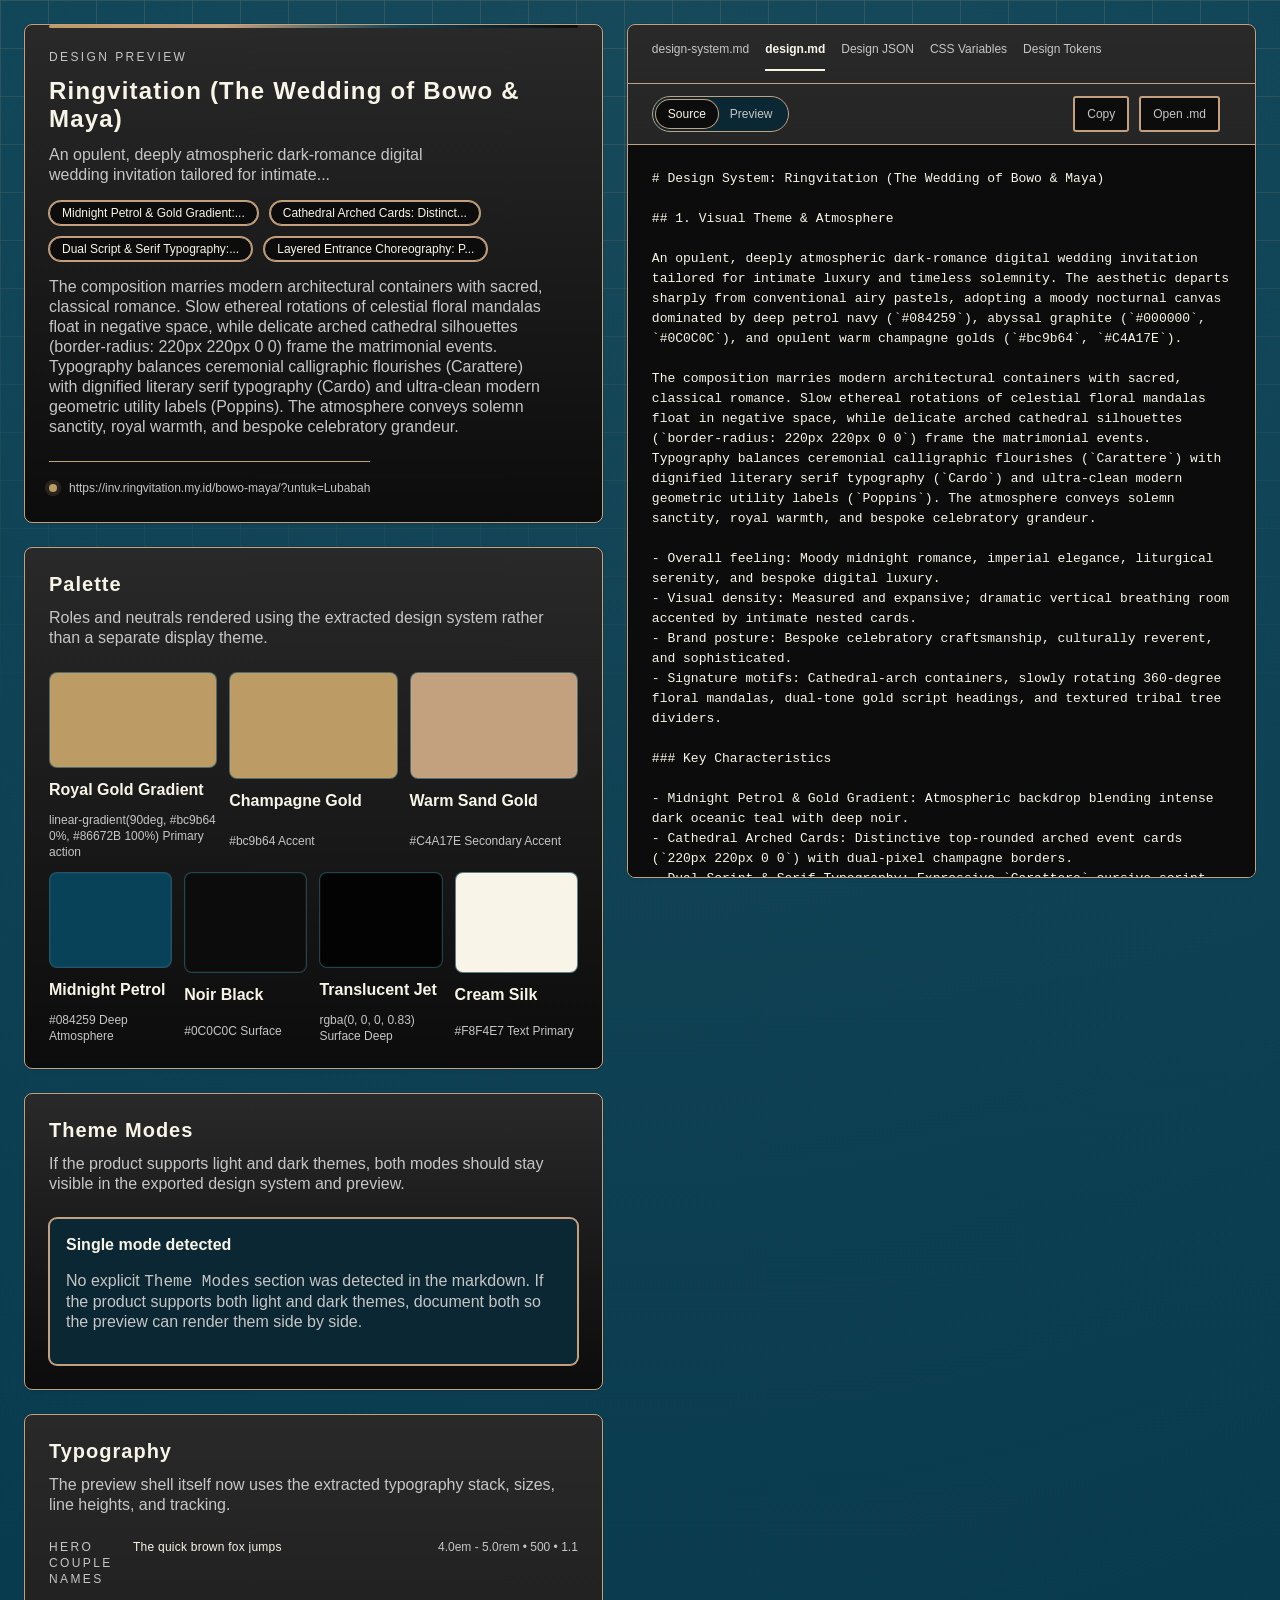
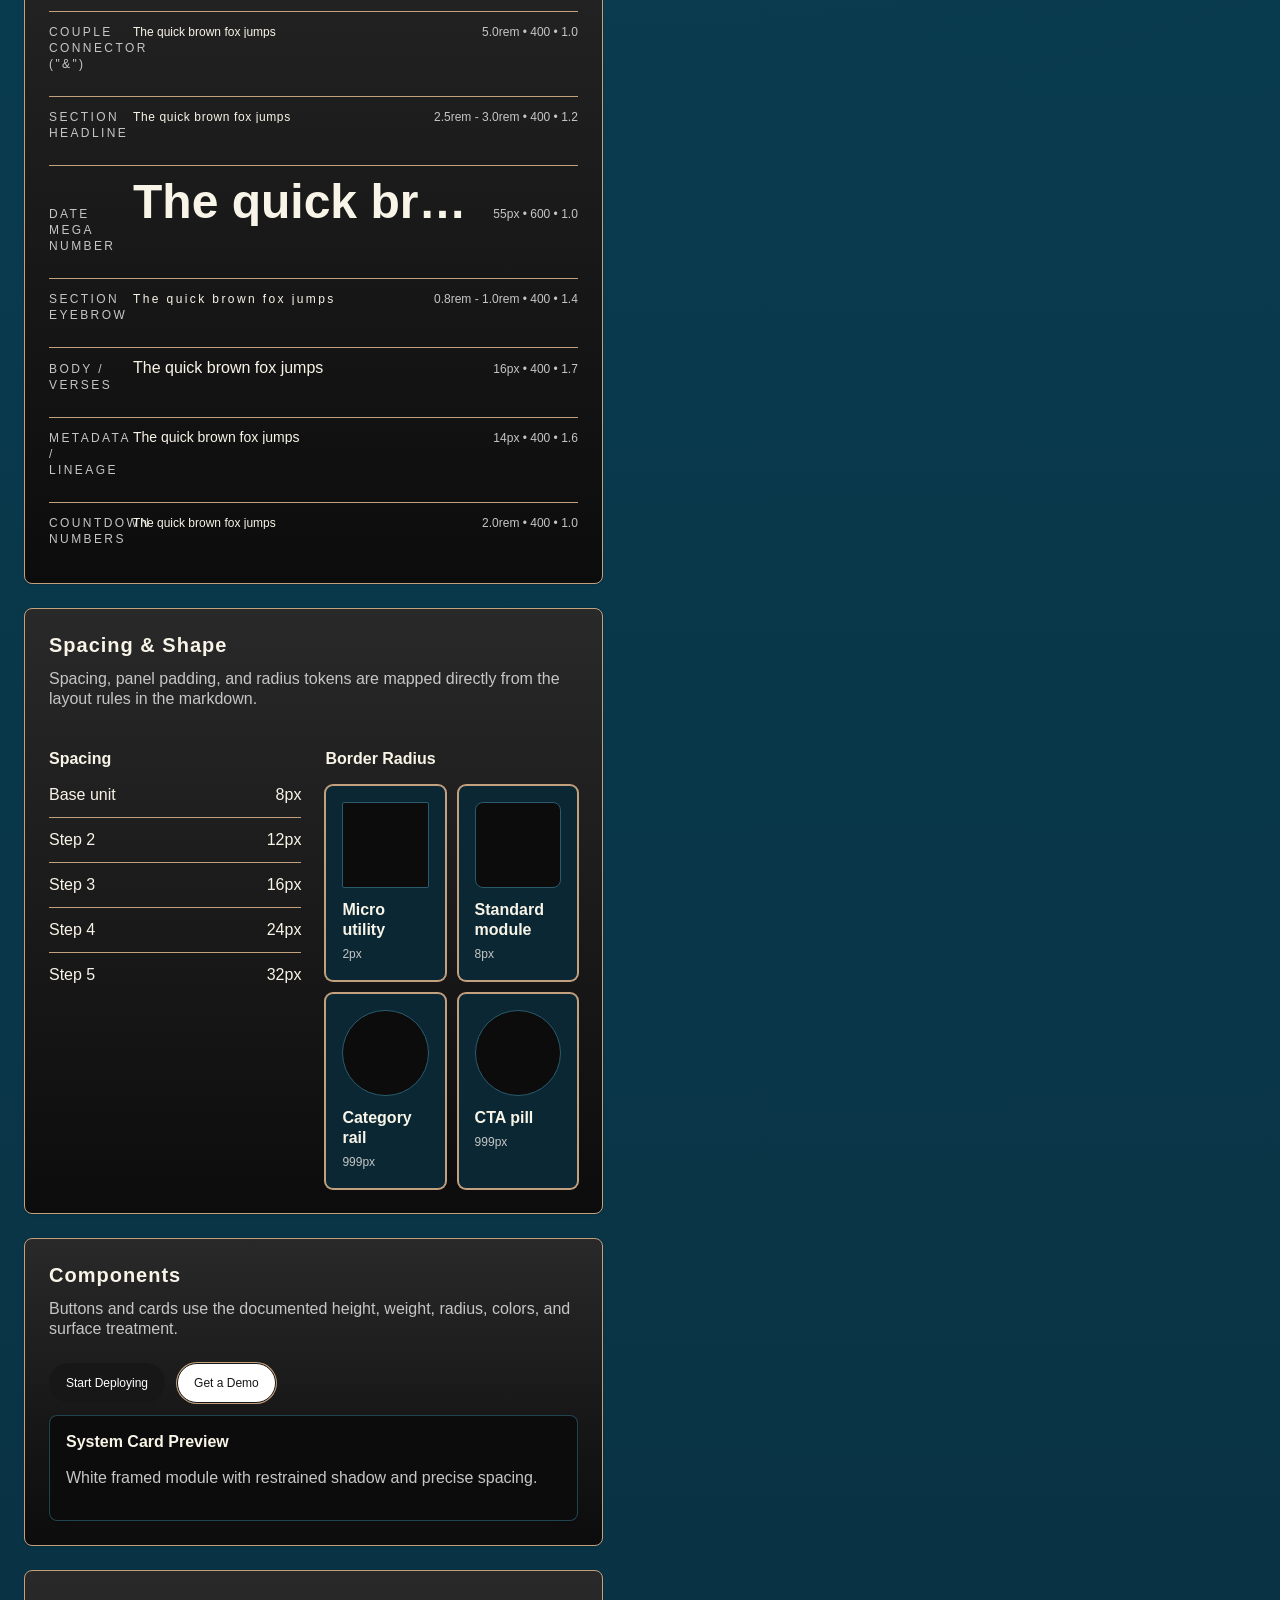
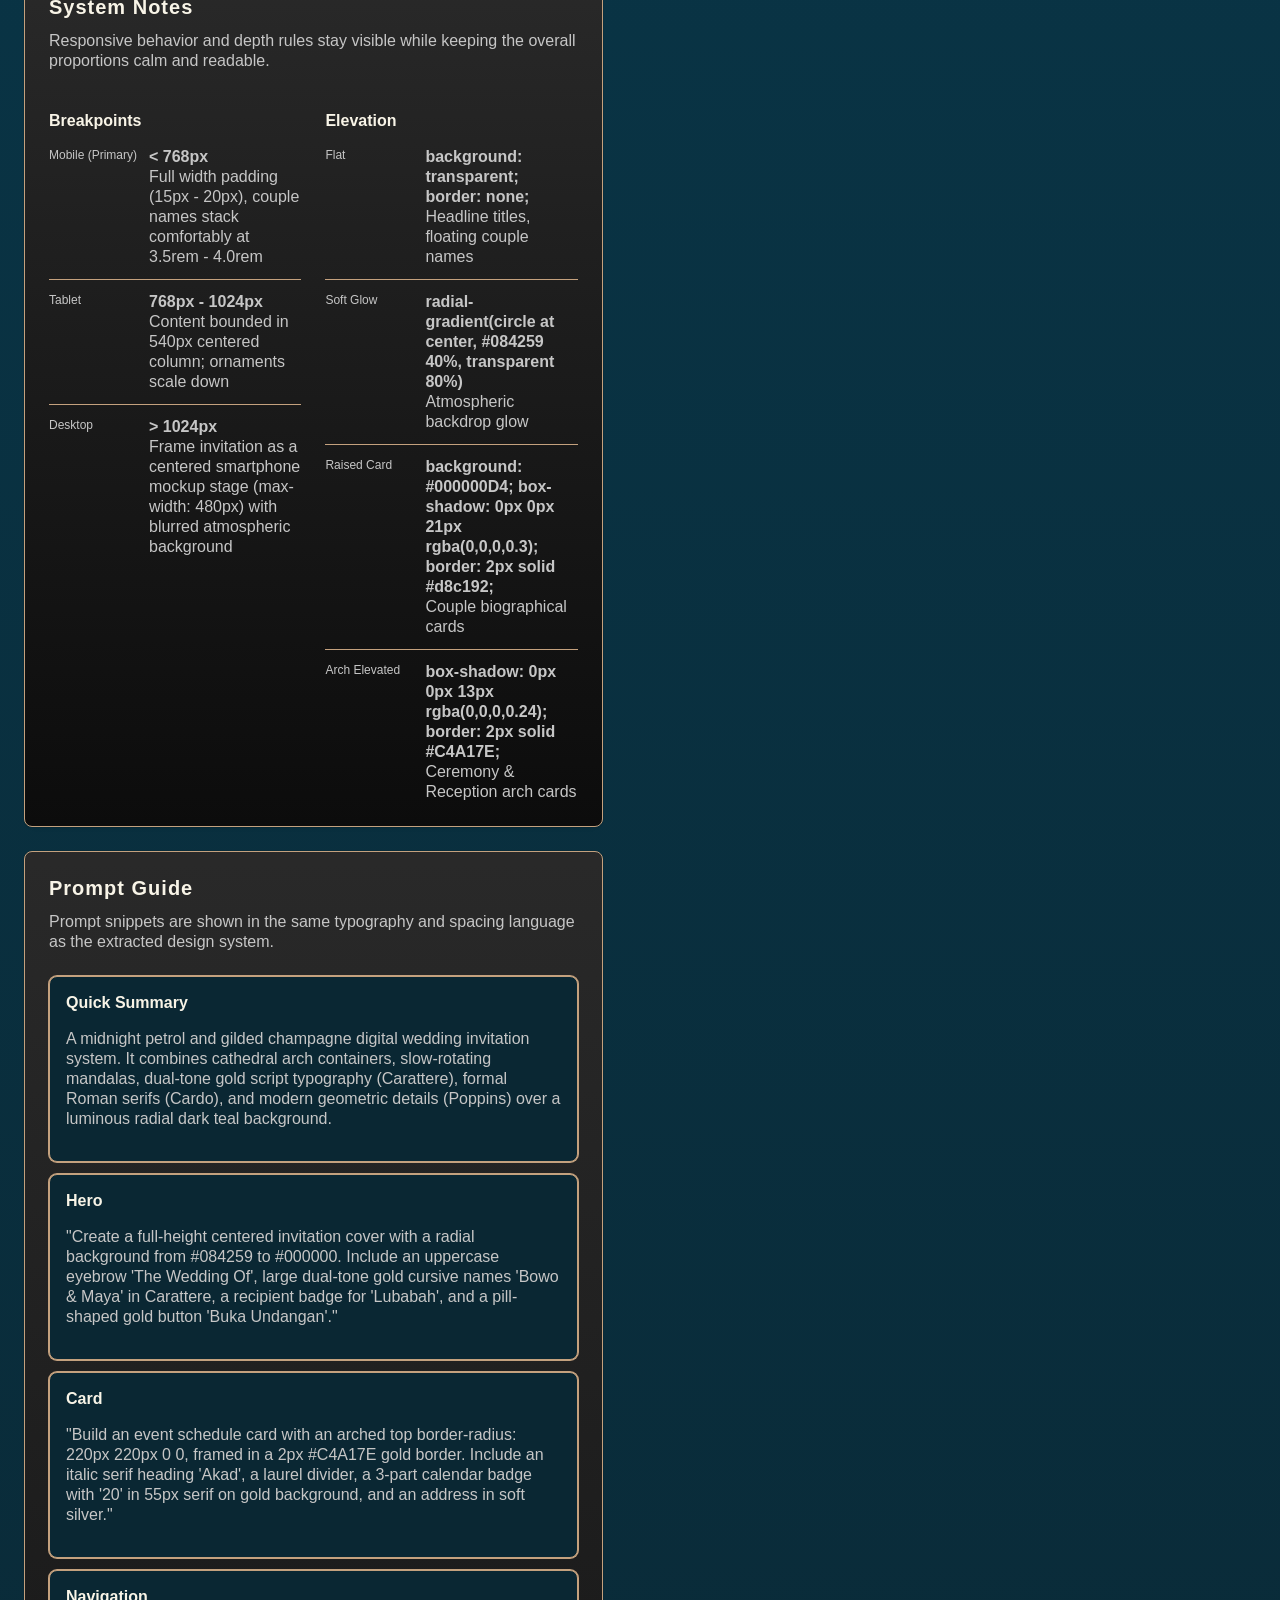
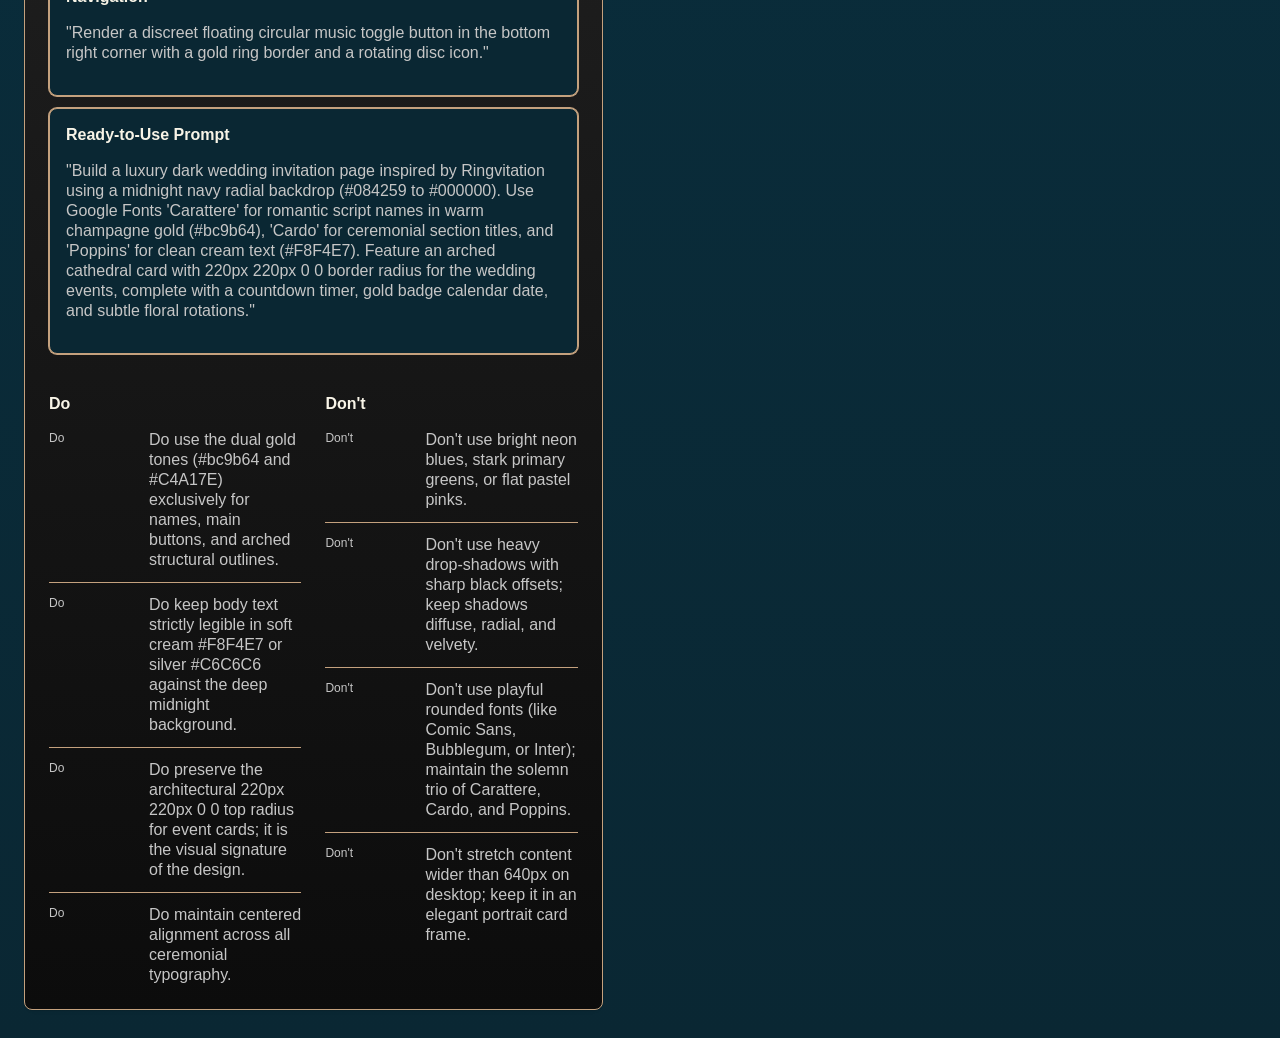
<file: design-preview.html>
<!DOCTYPE html>
<html lang="zh-CN">
  <head>
    <meta charset="UTF-8" />
    <meta name="viewport" content="width=device-width, initial-scale=1.0" />
    <title>Ringvitation (The Wedding of Bowo &amp; Maya) Preview</title>
    <meta name="color-scheme" content="light" />
    <style>
      :root {
        --page-bg: #084259;
        --page-bg-muted: rgb(10, 39, 51);
        --surface-bg: #0C0C0C;
        --surface-bg-muted: rgb(10, 39, 51);
        --surface-border: #C4A17E;
        --surface-border-strong: rgb(42, 91, 109);
        --surface-shadow: 0 0 0 1px rgba(0, 0, 0, 0.08), 0 2px 2px rgba(0, 0, 0, 0.04), 0 8px 8px -8px rgba(0, 0, 0, 0.04);
        --surface-shadow-soft: 0 0 0 1px #C4A17E;
        --ink: #F8F4E7;
        --muted: #C6C6C6;
        --subtle: rgb(118, 148, 154);
        --accent: #bc9b64;
        --font-body: -apple-system, BlinkMacSystemFont, "Segoe UI", Arial, sans-serif;
        --font-display: -apple-system, BlinkMacSystemFont, "Segoe UI", Arial, sans-serif;
        --font-mono: "Roboto Mono", ui-monospace, "SFMono-Regular", "SF Mono", Menlo, monospace;
        --body-size: 16px;
        --body-line: 20px;
        --body-weight: 400;
        --label-size: 12px;
        --label-line: 16px;
        --label-track: 0.2em;
        --title-size: 24px;
        --title-line: 28px;
        --title-track: 0.05em;
        --section-size: 20px;
        --section-line: 24px;
        --section-track: 0.05em;
        --source-size: 13px;
        --source-line: 20px;
        --space-1: 8px;
        --space-2: 12px;
        --space-3: 16px;
        --space-4: 24px;
        --space-5: 32px;
        --space-6: 40px;
        --radius-panel: 8px;
        --radius-card: 8px;
        --radius-micro: 2px;
        --radius-pill: 999px;
        --button-height: 40px;
        --button-font-size: 12px;
        --button-weight: 500;
        --button-radius: 999px;
        --secondary-button-radius: 999px;
        --layout-gap: 24px;
        --page-padding: 24px;
      }

      * {
        box-sizing: border-box;
      }

      html {
        scroll-behavior: smooth;
      }

      body {
        margin: 0;
        min-width: 320px;
        color: var(--ink);
        font-family: var(--font-body);
        font-size: var(--body-size);
        font-weight: var(--body-weight);
        line-height: var(--body-line);
        background:
          radial-gradient(circle at top, color-mix(in srgb, var(--accent) 8%, transparent), transparent 30%),
          linear-gradient(180deg, var(--page-bg) 0%, var(--page-bg-muted) 100%);
      }

      body::before {
        content: "";
        position: fixed;
        inset: 0;
        z-index: -1;
        pointer-events: none;
        background-image:
          linear-gradient(color-mix(in srgb, var(--surface-border) 56%, transparent) 1px, transparent 1px),
          linear-gradient(90deg, color-mix(in srgb, var(--surface-border) 56%, transparent) 1px, transparent 1px);
        background-size: 100% calc(48px), calc(48px) 100%;
        mask-image: linear-gradient(180deg, rgba(0, 0, 0, 0.3), transparent 88%);
      }

      a {
        color: inherit;
        text-decoration: none;
      }

      button {
        font: inherit;
      }

      .shell {
        width: min(1440px, calc(100vw - (var(--page-padding) * 2)));
        margin: 0 auto;
        padding: var(--page-padding) 0 calc(var(--page-padding) * 1.2);
      }

      .layout {
        display: grid;
        grid-template-columns: minmax(340px, 0.92fr) minmax(420px, 1fr);
        gap: var(--layout-gap);
        align-items: start;
      }

      .stack {
        display: grid;
        gap: var(--space-4);
      }

      .panel {
        overflow: hidden;
        border: 1px solid var(--surface-border);
        border-radius: var(--radius-panel);
        background: linear-gradient(180deg, color-mix(in srgb, var(--surface-bg) 88%, white) 0%, var(--surface-bg) 100%);
        box-shadow: var(--surface-shadow);
      }

      .panel-inner {
        padding: var(--space-4);
      }

      .hero-card {
        position: relative;
      }

      .hero-card::before {
        content: "";
        position: absolute;
        left: var(--space-4);
        right: var(--space-4);
        top: 0;
        height: 3px;
        border-radius: 999px;
        background: linear-gradient(90deg, #bc9b64 0%, #C4A17E 33%, #084259 67%, #0C0C0C 100%);
      }

      .eyebrow {
        margin-bottom: var(--space-2);
        color: var(--muted);
        font-size: var(--label-size);
        line-height: var(--label-line);
        letter-spacing: var(--label-track);
        text-transform: uppercase;
      }

      .site-title,
      .section-title {
        margin: 0;
        color: var(--ink);
        font-family: var(--font-display);
        font-weight: 600;
      }

      .site-title {
        font-size: var(--title-size);
        line-height: var(--title-line);
        letter-spacing: var(--title-track);
      }

      .descriptor {
        margin: var(--space-2) 0 0;
        max-width: 42ch;
        color: var(--muted);
        font-size: var(--body-size);
        line-height: var(--body-line);
      }

      .summary {
        margin: var(--space-3) 0 0;
        max-width: 56ch;
        color: var(--muted);
        font-size: var(--body-size);
        line-height: var(--body-line);
      }

      .chip-row {
        display: flex;
        flex-wrap: wrap;
        gap: var(--space-2);
        margin: var(--space-3) 0 0;
      }

      .chip {
        display: inline-flex;
        align-items: center;
        min-height: calc(8px * 3);
        padding: 0 var(--space-2);
        border: 1px solid var(--surface-border);
        border-radius: var(--radius-pill);
        background: var(--surface-bg);
        color: var(--ink);
        font-size: var(--label-size);
        line-height: var(--label-line);
        box-shadow: var(--surface-shadow-soft);
      }

      .observed-link {
        display: inline-flex;
        align-items: center;
        gap: var(--space-2);
        margin-top: var(--space-4);
        padding-top: var(--space-3);
        border-top: 1px solid var(--surface-border);
        color: var(--muted);
        font-size: var(--label-size);
        overflow-wrap: anywhere;
      }

      .observed-link::before {
        content: "";
        width: 8px;
        height: 8px;
        border-radius: 999px;
        background: var(--accent);
        box-shadow: 0 0 0 4px color-mix(in srgb, var(--accent) 16%, transparent);
      }

      .section-title {
        font-size: var(--section-size);
        line-height: var(--section-line);
        letter-spacing: var(--section-track);
      }

      .section-subtitle {
        margin: var(--space-2) 0 var(--space-4);
        color: var(--muted);
        font-size: var(--body-size);
        line-height: var(--body-line);
      }

      .palette-grid,
      .theme-mode-grid,
      .type-list,
      .component-card,
      .prompt-list,
      .mini-grid,
      .token-table {
        display: grid;
        gap: var(--space-2);
      }

      .palette-row {
        display: grid;
        grid-template-columns: repeat(3, minmax(0, 1fr));
        gap: var(--space-2);
      }

      .palette-row.neutral-row {
        grid-template-columns: repeat(4, minmax(0, 1fr));
      }

      .theme-mode-grid {
        display: grid;
        grid-template-columns: repeat(2, minmax(0, 1fr));
        gap: var(--space-3);
      }

      .theme-mode-card {
        display: grid;
        gap: var(--space-2);
        padding: var(--space-3);
        border: 1px solid var(--surface-border);
        border-radius: var(--radius-card);
        background: color-mix(in srgb, var(--surface-bg) 92%, white);
      }

      .theme-mode-card.is-dark {
        background: #111111;
        color: #f4f4f4;
        border-color: rgba(255, 255, 255, 0.12);
      }

      .theme-mode-head {
        display: flex;
        align-items: center;
        justify-content: space-between;
        gap: var(--space-2);
      }

      .theme-mode-label {
        color: var(--subtle);
        font-size: var(--label-size);
        line-height: var(--label-line);
        letter-spacing: var(--label-track);
        text-transform: uppercase;
      }

      .theme-mode-card.is-dark .theme-mode-label {
        color: rgba(255, 255, 255, 0.7);
      }

      .theme-mode-note {
        margin: 0;
        color: var(--muted);
        font-size: calc(var(--body-size) - 1px);
        line-height: calc(var(--body-line) - 4px);
      }

      .theme-mode-card.is-dark .theme-mode-note {
        color: rgba(255, 255, 255, 0.82);
      }

      .theme-swatch-row {
        display: grid;
        grid-template-columns: repeat(4, minmax(0, 1fr));
        gap: var(--space-2);
      }

      .theme-swatch {
        display: grid;
        gap: 6px;
      }

      .theme-swatch-box {
        height: 72px;
        border-radius: calc(var(--radius-card) - 4px);
        border: 1px solid color-mix(in srgb, var(--surface-border-strong) 75%, transparent);
      }

      .theme-mode-card.is-dark .theme-swatch-box {
        border-color: rgba(255, 255, 255, 0.14);
      }

      .theme-swatch-name {
        color: inherit;
        font-size: 12px;
        line-height: 1.3;
      }

      .theme-swatch-value {
        color: var(--subtle);
        font-size: 11px;
        line-height: 1.3;
      }

      .theme-mode-card.is-dark .theme-swatch-value {
        color: rgba(255, 255, 255, 0.62);
      }

      .swatch {
        display: grid;
        gap: var(--space-2);
      }

      .swatch-box {
        min-height: calc(8px * 12);
        border-radius: var(--radius-card);
        border: 1px solid color-mix(in srgb, var(--surface-border-strong) 75%, transparent);
        box-shadow: inset 0 0 0 1px color-mix(in srgb, var(--ink) 4%, transparent);
      }

      .swatch-label,
      .token-heading,
      .prompt-card strong,
      .card-preview h4 {
        color: var(--ink);
        font-family: var(--font-display);
        font-size: var(--body-size);
        line-height: var(--body-line);
        font-weight: 600;
      }

      .swatch-meta,
      .type-metrics,
      .mini-label,
      .copy-state,
      .file-tab,
      .ghost-button,
      .segmented button {
        color: var(--muted);
        font-size: var(--label-size);
        line-height: var(--label-line);
      }

      .type-row {
        display: grid;
        grid-template-columns: 72px minmax(0, 1fr) auto;
        gap: var(--space-2);
        align-items: baseline;
        padding: var(--space-2) 0;
        border-top: 1px solid var(--surface-border);
      }

      .type-row:first-child,
      .mini-row:first-child,
      .token-row:first-child {
        border-top: 0;
        padding-top: 0;
      }

      .type-role {
        color: var(--muted);
        font-size: var(--label-size);
        line-height: var(--label-line);
        letter-spacing: var(--label-track);
        text-transform: uppercase;
      }

      .type-sample {
        color: var(--ink);
        overflow: hidden;
        text-overflow: ellipsis;
        white-space: nowrap;
      }

      .split-card {
        display: grid;
        grid-template-columns: 1fr 1fr;
        gap: var(--space-4);
      }

      .token-row,
      .mini-row {
        display: grid;
        gap: var(--space-2);
        align-items: start;
        padding-top: var(--space-2);
        border-top: 1px solid var(--surface-border);
      }

      .token-row {
        grid-template-columns: 1fr auto;
      }

      .mini-row {
        grid-template-columns: 88px minmax(0, 1fr);
      }

      .mini-content,
      .prompt-card p,
      .card-preview p {
        color: var(--muted);
        font-size: var(--body-size);
        line-height: var(--body-line);
      }

      .radius-grid {
        display: grid;
        grid-template-columns: repeat(2, minmax(0, 1fr));
        gap: var(--space-2);
      }

      .radius-card,
      .prompt-card {
        padding: var(--space-3);
        border: 1px solid var(--surface-border);
        border-radius: var(--radius-card);
        background: var(--surface-bg-muted);
        box-shadow: var(--surface-shadow-soft);
      }

      .radius-demo {
        aspect-ratio: 1;
        width: 100%;
        border: 1px solid var(--surface-border-strong);
        background: var(--surface-bg);
      }

      .radius-name {
        margin-top: var(--space-2);
        color: var(--ink);
        font-size: var(--body-size);
        line-height: var(--body-line);
        font-weight: 600;
      }

      .radius-value {
        margin-top: 4px;
        color: var(--muted);
        font-size: var(--label-size);
      }

      .button-row {
        display: flex;
        flex-wrap: wrap;
        gap: var(--space-2);
      }

      .cta {
        display: inline-flex;
        align-items: center;
        justify-content: center;
        min-height: var(--button-height);
        padding: 0 var(--space-3);
        border-radius: var(--button-radius);
        font-family: var(--font-body);
        font-size: var(--button-font-size);
        font-weight: var(--button-weight);
        line-height: 1;
        letter-spacing: normal;
      }

      .cta-primary {
        border: 1px solid transparent;
        background: #171717;
        color: #ffffff;
        border-radius: 999px;
      }

      .cta-secondary {
        border: 1px solid #171717;
        background: #ffffff;
        color: #171717;
        border-radius: 999px;
        box-shadow: var(--surface-shadow-soft);
      }

      .card-preview {
        padding: 16px;
        border-radius: 8px;
        border: 1px solid color-mix(in srgb, var(--surface-border-strong) 72%, transparent);
        background: var(--surface-bg);
        color: var(--ink);
        box-shadow: 0 0 0 1px rgba(0, 0, 0, 0.08), 0 2px 2px rgba(0, 0, 0, 0.04), 0 8px 8px -8px rgba(0, 0, 0, 0.04);
      }

      .card-preview h4 {
        margin: 0 0 var(--space-1);
      }

      .source-shell {
        position: sticky;
        top: var(--page-padding);
      }

      .source-header {
        display: flex;
        flex-wrap: wrap;
        align-items: center;
        justify-content: space-between;
        gap: var(--space-2);
        padding: var(--space-3) var(--space-4) var(--space-2);
        border-bottom: 1px solid var(--surface-border);
      }

      .file-tabs {
        display: flex;
        flex-wrap: wrap;
        gap: 2px var(--space-3);
      }

      .file-tab {
        padding: 0 0 var(--space-2);
        border-bottom: 2px solid transparent;
      }

      .file-tab.active {
        color: var(--ink);
        border-bottom-color: var(--ink);
        font-weight: 600;
      }

      .source-toolbar {
        display: flex;
        flex-wrap: wrap;
        align-items: center;
        gap: var(--space-2);
        padding: var(--space-2) var(--space-4);
        border-bottom: 1px solid var(--surface-border);
      }

      .segmented {
        display: inline-flex;
        padding: 3px;
        border: 1px solid var(--surface-border);
        border-radius: var(--radius-pill);
        background: var(--surface-bg-muted);
      }

      .segmented button {
        border: 0;
        border-radius: var(--radius-pill);
        background: transparent;
        padding: 6px 12px;
        cursor: pointer;
      }

      .segmented button.is-active {
        background: var(--surface-bg);
        color: var(--ink);
        box-shadow: var(--surface-shadow-soft);
      }

      .toolbar-actions {
        display: flex;
        flex-wrap: wrap;
        gap: var(--space-2);
        margin-left: auto;
      }

      .ghost-button {
        display: inline-flex;
        align-items: center;
        gap: 6px;
        padding: 8px 12px;
        border: 1px solid var(--surface-border);
        border-radius: 2px;
        background: var(--surface-bg);
        box-shadow: var(--surface-shadow-soft);
        cursor: pointer;
      }

      .source-body {
        max-height: calc(100vh - (var(--page-padding) * 2) - 120px);
        overflow: auto;
      }

      .source-view,
      .rendered-view {
        margin: 0;
        padding: var(--space-4);
      }

      .source-view {
        color: var(--ink);
        font-family: var(--font-mono);
        font-size: var(--source-size);
        line-height: var(--source-line);
        white-space: pre-wrap;
        word-break: break-word;
        background: var(--surface-bg);
      }

      .rendered-view {
        color: var(--ink);
        font-family: var(--font-body);
        font-size: var(--body-size);
        line-height: var(--body-line);
        background: var(--surface-bg);
      }

      .rendered-view[hidden],
      .source-view[hidden] {
        display: none;
      }

      .rendered-view h2,
      .rendered-view h3 {
        margin: var(--space-4) 0 var(--space-2);
        color: var(--ink);
        font-family: var(--font-display);
        font-weight: 600;
      }

      .rendered-view h2 {
        font-size: var(--section-size);
        line-height: var(--section-line);
        letter-spacing: var(--section-track);
      }

      .rendered-view h2:first-child {
        margin-top: 0;
      }

      .rendered-view h3 {
        color: var(--muted);
        font-size: calc(24px - 4px);
        line-height: calc(28px - 4px);
      }

      .rendered-view p,
      .rendered-view li {
        color: var(--muted);
      }

      .rendered-view ul,
      .rendered-view ol {
        margin: 0 0 var(--space-3) 20px;
        padding: 0;
      }

      .rendered-view table {
        width: 100%;
        border-collapse: collapse;
        margin: var(--space-2) 0 var(--space-4);
      }

      .rendered-view th,
      .rendered-view td {
        padding: var(--space-2) var(--space-2);
        border: 1px solid var(--surface-border);
        text-align: left;
        vertical-align: top;
        font-size: var(--label-size);
        line-height: var(--label-line);
      }

      .rendered-view th {
        color: var(--ink);
        background: var(--surface-bg-muted);
      }

      .rendered-view code {
        padding: 0.14em 0.4em;
        border-radius: 2px;
        background: var(--surface-bg-muted);
        color: var(--ink);
        font-family: var(--font-mono);
        font-size: 0.92em;
      }

      @media (max-width: 1120px) {
        .layout {
          grid-template-columns: 1fr;
        }

        .source-shell {
          position: relative;
          top: 0;
        }

        .source-body {
          max-height: none;
        }
      }

      @media (max-width: 760px) {
        .shell {
          width: min(100vw - (12px * 2), 100%);
          padding-top: 12px;
        }

        .panel-inner,
        .source-view,
        .rendered-view {
          padding-left: var(--space-3);
          padding-right: var(--space-3);
        }

        .palette-row,
        .palette-row.neutral-row,
        .theme-mode-grid,
        .theme-swatch-row,
        .split-card,
        .radius-grid {
          grid-template-columns: 1fr;
        }

        .type-row,
        .mini-row {
          grid-template-columns: 1fr;
        }
      }
    </style>
  </head>
  <body>
    <main class="shell">
      <div class="layout">
        <section class="stack">
          <article class="panel hero-card">
            <div class="panel-inner">
              <div class="eyebrow">Design Preview</div>
              <h1 class="site-title">Ringvitation (The Wedding of Bowo &amp; Maya)</h1>
              <p class="descriptor">An opulent, deeply atmospheric dark-romance digital wedding invitation tailored for intimate...</p>
              <div class="chip-row"><span class="chip">Midnight Petrol &amp; Gold Gradient:...</span><span class="chip">Cathedral Arched Cards: Distinct...</span><span class="chip">Dual Script &amp; Serif Typography:...</span><span class="chip">Layered Entrance Choreography: P...</span></div>
              <p class="summary">The composition marries modern architectural containers with sacred, classical romance. Slow ethereal rotations of celestial floral mandalas float in negative space, while delicate arched cathedral silhouettes (border-radius: 220px 220px 0 0) frame the matrimonial events. Typography balances ceremonial calligraphic flourishes (Carattere) with dignified literary serif typography (Cardo) and ultra-clean modern geometric utility labels (Poppins). The atmosphere conveys solemn sanctity, royal warmth, and bespoke celebratory grandeur.</p>
              <a class="observed-link" href="https://inv.ringvitation.my.id/bowo-maya/?untuk=Lubabah" target="_blank" rel="noreferrer">https://inv.ringvitation.my.id/bowo-maya/?untuk=Lubabah</a>
            </div>
          </article>

          <article class="panel">
            <div class="panel-inner">
              <h2 class="section-title">Palette</h2>
              <p class="section-subtitle">Roles and neutrals rendered using the extracted design system rather than a separate display theme.</p>
              <div class="palette-grid"><div class="palette-row"><div class="swatch">
    <div class="swatch-box" style="background:#bc9b64;"></div>
    <div class="swatch-label">Royal Gold Gradient</div>
    <div class="swatch-meta">
      <span>linear-gradient(90deg, #bc9b64 0%, #86672B 100%)</span>
      <span>Primary action</span>
    </div>
  </div><div class="swatch">
    <div class="swatch-box" style="background:#bc9b64;"></div>
    <div class="swatch-label">Champagne Gold</div>
    <div class="swatch-meta">
      <span>#bc9b64</span>
      <span>Accent</span>
    </div>
  </div><div class="swatch">
    <div class="swatch-box" style="background:#C4A17E;"></div>
    <div class="swatch-label">Warm Sand Gold</div>
    <div class="swatch-meta">
      <span>#C4A17E</span>
      <span>Secondary Accent</span>
    </div>
  </div></div><div class="palette-row neutral-row"><div class="swatch">
    <div class="swatch-box" style="background:#084259;"></div>
    <div class="swatch-label">Midnight Petrol</div>
    <div class="swatch-meta">
      <span>#084259</span>
      <span>Deep Atmosphere</span>
    </div>
  </div><div class="swatch">
    <div class="swatch-box" style="background:#0C0C0C;"></div>
    <div class="swatch-label">Noir Black</div>
    <div class="swatch-meta">
      <span>#0C0C0C</span>
      <span>Surface</span>
    </div>
  </div><div class="swatch">
    <div class="swatch-box" style="background:rgba(0, 0, 0, 0.83);"></div>
    <div class="swatch-label">Translucent Jet</div>
    <div class="swatch-meta">
      <span>rgba(0, 0, 0, 0.83)</span>
      <span>Surface Deep</span>
    </div>
  </div><div class="swatch">
    <div class="swatch-box" style="background:#F8F4E7;"></div>
    <div class="swatch-label">Cream Silk</div>
    <div class="swatch-meta">
      <span>#F8F4E7</span>
      <span>Text Primary</span>
    </div>
  </div></div></div>
            </div>
          </article>

          <article class="panel">
            <div class="panel-inner">
              <h2 class="section-title">Theme Modes</h2>
              <p class="section-subtitle">If the product supports light and dark themes, both modes should stay visible in the exported design system and preview.</p>
              <div class="prompt-card"><strong>Single mode detected</strong><p>No explicit <code>Theme Modes</code> section was detected in the markdown. If the product supports both light and dark themes, document both so the preview can render them side by side.</p></div>
            </div>
          </article>

          <article class="panel">
            <div class="panel-inner">
              <h2 class="section-title">Typography</h2>
              <p class="section-subtitle">The preview shell itself now uses the extracted typography stack, sizes, line heights, and tracking.</p>
              <div class="type-list"><div class="type-row">
        <div class="type-role">Hero Couple Names</div>
        <div
          class="type-sample"
          style="font-size:12px; line-height:12px; font-weight:500; letter-spacing:0.02em; font-family:-apple-system, BlinkMacSystemFont, &quot;Segoe UI&quot;, Arial, sans-serif;"
        >
          The quick brown fox jumps
        </div>
        <div class="type-metrics">4.0em - 5.0rem • 500 • 1.1</div>
      </div><div class="type-row">
        <div class="type-role">Couple Connector (&quot;&amp;&quot;)</div>
        <div
          class="type-sample"
          style="font-size:12px; line-height:12px; font-weight:400; letter-spacing:normal; font-family:-apple-system, BlinkMacSystemFont, &quot;Segoe UI&quot;, Arial, sans-serif;"
        >
          The quick brown fox jumps
        </div>
        <div class="type-metrics">5.0rem • 400 • 1.0</div>
      </div><div class="type-row">
        <div class="type-role">Section Headline</div>
        <div
          class="type-sample"
          style="font-size:12px; line-height:12px; font-weight:400; letter-spacing:0.05em; font-family:-apple-system, BlinkMacSystemFont, &quot;Segoe UI&quot;, Arial, sans-serif;"
        >
          The quick brown fox jumps
        </div>
        <div class="type-metrics">2.5rem - 3.0rem • 400 • 1.2</div>
      </div><div class="type-row">
        <div class="type-role">Date Mega Number</div>
        <div
          class="type-sample"
          style="font-size:48px; line-height:48px; font-weight:600; letter-spacing:normal; font-family:-apple-system, BlinkMacSystemFont, &quot;Segoe UI&quot;, Arial, sans-serif;"
        >
          The quick brown fox jumps
        </div>
        <div class="type-metrics">55px • 600 • 1.0</div>
      </div><div class="type-row">
        <div class="type-role">Section Eyebrow</div>
        <div
          class="type-sample"
          style="font-size:12px; line-height:12px; font-weight:400; letter-spacing:0.2em; font-family:-apple-system, BlinkMacSystemFont, &quot;Segoe UI&quot;, Arial, sans-serif;"
        >
          The quick brown fox jumps
        </div>
        <div class="type-metrics">0.8rem - 1.0rem • 400 • 1.4</div>
      </div><div class="type-row">
        <div class="type-role">Body / Verses</div>
        <div
          class="type-sample"
          style="font-size:16px; line-height:16px; font-weight:400; letter-spacing:normal; font-family:-apple-system, BlinkMacSystemFont, &quot;Segoe UI&quot;, Arial, sans-serif;"
        >
          The quick brown fox jumps
        </div>
        <div class="type-metrics">16px • 400 • 1.7</div>
      </div><div class="type-row">
        <div class="type-role">Metadata / Lineage</div>
        <div
          class="type-sample"
          style="font-size:14px; line-height:14px; font-weight:400; letter-spacing:normal; font-family:-apple-system, BlinkMacSystemFont, &quot;Segoe UI&quot;, Arial, sans-serif;"
        >
          The quick brown fox jumps
        </div>
        <div class="type-metrics">14px • 400 • 1.6</div>
      </div><div class="type-row">
        <div class="type-role">Countdown Numbers</div>
        <div
          class="type-sample"
          style="font-size:12px; line-height:12px; font-weight:400; letter-spacing:normal; font-family:-apple-system, BlinkMacSystemFont, &quot;Segoe UI&quot;, Arial, sans-serif;"
        >
          The quick brown fox jumps
        </div>
        <div class="type-metrics">2.0rem • 400 • 1.0</div>
      </div></div>
            </div>
          </article>

          <article class="panel">
            <div class="panel-inner">
              <h2 class="section-title">Spacing &amp; Shape</h2>
              <p class="section-subtitle">Spacing, panel padding, and radius tokens are mapped directly from the layout rules in the markdown.</p>
              <div class="split-card">
    <div>
      <h3 class="token-heading">Spacing</h3>
      <div class="token-table"><div class="token-row">
        <span>Base unit</span>
        <span>8px</span>
      </div><div class="token-row">
        <span>Step 2</span>
        <span>12px</span>
      </div><div class="token-row">
        <span>Step 3</span>
        <span>16px</span>
      </div><div class="token-row">
        <span>Step 4</span>
        <span>24px</span>
      </div><div class="token-row">
        <span>Step 5</span>
        <span>32px</span>
      </div></div>
    </div>
    <div>
      <h3 class="token-heading">Border Radius</h3>
      <div class="radius-grid"><div class="radius-card">
        <div class="radius-demo" style="border-radius:2px;"></div>
        <div class="radius-name">Micro utility</div>
        <div class="radius-value">2px</div>
      </div><div class="radius-card">
        <div class="radius-demo" style="border-radius:8px;"></div>
        <div class="radius-name">Standard module</div>
        <div class="radius-value">8px</div>
      </div><div class="radius-card">
        <div class="radius-demo" style="border-radius:999px;"></div>
        <div class="radius-name">Category rail</div>
        <div class="radius-value">999px</div>
      </div><div class="radius-card">
        <div class="radius-demo" style="border-radius:999px;"></div>
        <div class="radius-name">CTA pill</div>
        <div class="radius-value">999px</div>
      </div></div>
    </div>
  </div>
            </div>
          </article>

          <article class="panel">
            <div class="panel-inner">
              <h2 class="section-title">Components</h2>
              <p class="section-subtitle">Buttons and cards use the documented height, weight, radius, colors, and surface treatment.</p>
              <div class="component-card">
    <div class="button-row">
      <span class="cta cta-primary">Start Deploying</span>
      <span class="cta cta-secondary">Get a Demo</span>
    </div>
    <div class="card-preview">
      <h4>System Card Preview</h4>
      <p>White framed module with restrained shadow and precise spacing.</p>
    </div>
  </div>
            </div>
          </article>

          <article class="panel">
            <div class="panel-inner">
              <h2 class="section-title">System Notes</h2>
              <p class="section-subtitle">Responsive behavior and depth rules stay visible while keeping the overall proportions calm and readable.</p>
              <div class="split-card">
    <div>
      <h3 class="token-heading">Breakpoints</h3>
      <div class="mini-grid"><div class="mini-row">
            <div class="mini-label">Mobile (Primary)</div>
            <div class="mini-content"><strong>&lt; 768px</strong><br />Full width padding (15px - 20px), couple names stack comfortably at 3.5rem - 4.0rem</div>
          </div><div class="mini-row">
            <div class="mini-label">Tablet</div>
            <div class="mini-content"><strong>768px - 1024px</strong><br />Content bounded in 540px centered column; ornaments scale down</div>
          </div><div class="mini-row">
            <div class="mini-label">Desktop</div>
            <div class="mini-content"><strong>&gt; 1024px</strong><br />Frame invitation as a centered smartphone mockup stage (max-width: 480px) with blurred atmospheric background</div>
          </div></div>
    </div>
    <div>
      <h3 class="token-heading">Elevation</h3>
      <div class="mini-grid"><div class="mini-row">
            <div class="mini-label">Flat</div>
            <div class="mini-content"><strong>background: transparent; border: none;</strong><br />Headline titles, floating couple names</div>
          </div><div class="mini-row">
            <div class="mini-label">Soft Glow</div>
            <div class="mini-content"><strong>radial-gradient(circle at center, #084259 40%, transparent 80%)</strong><br />Atmospheric backdrop glow</div>
          </div><div class="mini-row">
            <div class="mini-label">Raised Card</div>
            <div class="mini-content"><strong>background: #000000D4; box-shadow: 0px 0px 21px rgba(0,0,0,0.3); border: 2px solid #d8c192;</strong><br />Couple biographical cards</div>
          </div><div class="mini-row">
            <div class="mini-label">Arch Elevated</div>
            <div class="mini-content"><strong>box-shadow: 0px 0px 13px rgba(0,0,0,0.24); border: 2px solid #C4A17E;</strong><br />Ceremony &amp; Reception arch cards</div>
          </div></div>
    </div>
  </div>
            </div>
          </article>

          <article class="panel">
            <div class="panel-inner">
              <h2 class="section-title">Prompt Guide</h2>
              <p class="section-subtitle">Prompt snippets are shown in the same typography and spacing language as the extracted design system.</p>
              <div class="prompt-list"><div class="prompt-card"><strong>Quick Summary</strong><p>A midnight petrol and gilded champagne digital wedding invitation system. It combines cathedral arch containers, slow-rotating mandalas, dual-tone gold script typography (Carattere), formal Roman serifs (Cardo), and modern geometric details (Poppins) over a luminous radial dark teal background.</p></div><div class="prompt-card">
            <strong>Hero</strong>
            <p>&quot;Create a full-height centered invitation cover with a radial background from #084259 to #000000. Include an uppercase eyebrow &#39;The Wedding Of&#39;, large dual-tone gold cursive names &#39;Bowo &amp; Maya&#39; in Carattere, a recipient badge for &#39;Lubabah&#39;, and a pill-shaped gold button &#39;Buka Undangan&#39;.&quot;</p>
          </div><div class="prompt-card">
            <strong>Card</strong>
            <p>&quot;Build an event schedule card with an arched top border-radius: 220px 220px 0 0, framed in a 2px #C4A17E gold border. Include an italic serif heading &#39;Akad&#39;, a laurel divider, a 3-part calendar badge with &#39;20&#39; in 55px serif on gold background, and an address in soft silver.&quot;</p>
          </div><div class="prompt-card">
            <strong>Navigation</strong>
            <p>&quot;Render a discreet floating circular music toggle button in the bottom right corner with a gold ring border and a rotating disc icon.&quot;</p>
          </div><div class="prompt-card"><strong>Ready-to-Use Prompt</strong><p>&quot;Build a luxury dark wedding invitation page inspired by Ringvitation using a midnight navy radial backdrop (#084259 to #000000). Use Google Fonts &#39;Carattere&#39; for romantic script names in warm champagne gold (#bc9b64), &#39;Cardo&#39; for ceremonial section titles, and &#39;Poppins&#39; for clean cream text (#F8F4E7). Feature an arched cathedral card with 220px 220px 0 0 border radius for the wedding events, complete with a countdown timer, gold badge calendar date, and subtle floral rotations.&quot;</p></div></div>
              <div class="split-card" style="margin-top:var(--space-4);">
    <div>
      <h3 class="token-heading">Do</h3>
      <div class="mini-grid"><div class="mini-row"><div class="mini-label">Do</div><div class="mini-content">Do use the dual gold tones (#bc9b64 and #C4A17E) exclusively for names, main buttons, and arched structural outlines.</div></div><div class="mini-row"><div class="mini-label">Do</div><div class="mini-content">Do keep body text strictly legible in soft cream #F8F4E7 or silver #C6C6C6 against the deep midnight background.</div></div><div class="mini-row"><div class="mini-label">Do</div><div class="mini-content">Do preserve the architectural 220px 220px 0 0 top radius for event cards; it is the visual signature of the design.</div></div><div class="mini-row"><div class="mini-label">Do</div><div class="mini-content">Do maintain centered alignment across all ceremonial typography.</div></div></div>
    </div>
    <div>
      <h3 class="token-heading">Don't</h3>
      <div class="mini-grid"><div class="mini-row"><div class="mini-label">Don't</div><div class="mini-content">Don&#39;t use bright neon blues, stark primary greens, or flat pastel pinks.</div></div><div class="mini-row"><div class="mini-label">Don't</div><div class="mini-content">Don&#39;t use heavy drop-shadows with sharp black offsets; keep shadows diffuse, radial, and velvety.</div></div><div class="mini-row"><div class="mini-label">Don't</div><div class="mini-content">Don&#39;t use playful rounded fonts (like Comic Sans, Bubblegum, or Inter); maintain the solemn trio of Carattere, Cardo, and Poppins.</div></div><div class="mini-row"><div class="mini-label">Don't</div><div class="mini-content">Don&#39;t stretch content wider than 640px on desktop; keep it in an elegant portrait card frame.</div></div></div>
    </div>
  </div>
            </div>
          </article>
        </section>

        <section class="source-shell">
          <article class="panel">
            <div class="source-header">
              <div class="file-tabs">
                <span class="file-tab">design-system.md</span>
                <span class="file-tab active">design.md</span>
                <span class="file-tab">Design JSON</span>
                <span class="file-tab">CSS Variables</span>
                <span class="file-tab">Design Tokens</span>
              </div>
            </div>
            <div class="source-toolbar">
              <div class="segmented" role="tablist" aria-label="View Switcher">
                <button class="is-active" data-view="source" type="button">Source</button>
                <button data-view="preview" type="button">Preview</button>
              </div>
              <div class="toolbar-actions">
                <button class="ghost-button" id="copyButton" type="button">Copy</button>
                <a class="ghost-button" href="design.md" download>Open .md</a>
                <span class="copy-state" id="copyState"></span>
              </div>
            </div>
            <div class="source-body">
              <pre class="source-view" id="sourceView"># Design System: Ringvitation (The Wedding of Bowo &amp; Maya)

## 1. Visual Theme &amp; Atmosphere

An opulent, deeply atmospheric dark-romance digital wedding invitation tailored for intimate luxury and timeless solemnity. The aesthetic departs sharply from conventional airy pastels, adopting a moody nocturnal canvas dominated by deep petrol navy (`#084259`), abyssal graphite (`#000000`, `#0C0C0C`), and opulent warm champagne golds (`#bc9b64`, `#C4A17E`). 

The composition marries modern architectural containers with sacred, classical romance. Slow ethereal rotations of celestial floral mandalas float in negative space, while delicate arched cathedral silhouettes (`border-radius: 220px 220px 0 0`) frame the matrimonial events. Typography balances ceremonial calligraphic flourishes (`Carattere`) with dignified literary serif typography (`Cardo`) and ultra-clean modern geometric utility labels (`Poppins`). The atmosphere conveys solemn sanctity, royal warmth, and bespoke celebratory grandeur.

- Overall feeling: Moody midnight romance, imperial elegance, liturgical serenity, and bespoke digital luxury.
- Visual density: Measured and expansive; dramatic vertical breathing room accented by intimate nested cards.
- Brand posture: Bespoke celebratory craftsmanship, culturally reverent, and sophisticated.
- Signature motifs: Cathedral-arch containers, slowly rotating 360-degree floral mandalas, dual-tone gold script headings, and textured tribal tree dividers.

### Key Characteristics

- Midnight Petrol &amp; Gold Gradient: Atmospheric backdrop blending intense dark oceanic teal with deep noir.
- Cathedral Arched Cards: Distinctive top-rounded arched event cards (`220px 220px 0 0`) with dual-pixel champagne borders.
- Dual Script &amp; Serif Typography: Expressive `Carattere` cursive script for couple names, anchored by `Cardo` for solemn dates and titles.
- Layered Entrance Choreography: Progressive reveal sequences using slow fade-ins, zoom-ins, and floating background florals.

## 2. Color Palette &amp; Roles

| Role | Semantic Name | Value | Usage |
| --- | --- | --- | --- |
| Primary action | Royal Gold Gradient | `linear-gradient(90deg, #bc9b64 0%, #86672B 100%)` | Main CTA button (&quot;Buka Undangan&quot;), interactive buttons |
| Accent | Champagne Gold | `#bc9b64` | Bride/Groom calligraphic names, calendar highlighted badges |
| Secondary Accent | Warm Sand Gold | `#C4A17E` | Arched container borders, date highlight chips, decorative accents |
| Deep Atmosphere | Midnight Petrol | `#084259` | Central gradient glow, modal atmospheric radial centers |
| Surface | Noir Black | `#0C0C0C` | Nested container backgrounds, modal dialog surface |
| Surface Deep | Translucent Jet | `rgba(0, 0, 0, 0.83)` | Couple profile card backdrop with warm gold border |
| Text Primary | Cream Silk | `#F8F4E7` | Primary headings, subheadings, ceremony names, countdown numbers |
| Text Secondary | Pale Silver | `#C6C6C6` | Parent names, venue addresses, descriptive body copy |
| Text Muted | Ash Gray | `#8D8C8C` | Section eyebrows, divider text, decorative line labels |
| Border | Fine Champagne | `#d8c192` | Subtle profile container boundaries and decorative outlines |

### Primary

- Royal Gold (`#bc9b64`): Expresses celebration and warmth, used on the groom&#39;s name and primary invitation trigger.
- Warm Sand Gold (`#C4A17E`): Complements the primary gold on the bride&#39;s name, arch frames, and calendar blocks.

### Interactive

- Primary Button: Linear gradient `#bc9b64` to `#86672B` with soft drop shadow `1px 1px 6px rgba(0, 0, 0, 0.26)` and white text.
- Secondary Button: Pale cream `#F8F4E7` fill with slate border `#656565` and sharp rectangular corners.
- Icon Triggers: Enclosed envelope and navigation icons colored in warm cream `#F8F4E7`.

### Neutral Scale

- Cream Silk (`#F8F4E7`): Highest contrast text and numerical display.
- Pure White (`#FFFFFF`): Button text, holy scripture verses, and secondary event subheaders.
- Pale Silver (`#C6C6C6`): Secondary metadata, parental lineage, and event addresses.
- Ash Gray (`#8D8C8C`): Subtle divider separators and formal uppercase headers.
- Midnight Noir (`#000000` / `#0C0C0C`): Deepest background absorption layer.

### Surface &amp; Overlay

- Background Base: Radial gradient `radial-gradient(circle at center, #084259 0%, #0C0C0C 100%)`.
- Card Surface: Semi-opaque black `#000000D4` (`rgba(0, 0, 0, 0.83)`) providing clear readability over background animations.
- Modal Cover Overlay: Full-screen locked takeover overlay in dark petrol gradient with radial bloom.

### Theme Modes

#### Dark Mode (Native &amp; Primary)

- Background: Radial gradient `#084259` to `#000000` / `#151414`.
- Surface: `#0C1F28` / `#000000D4` with `#d8c192` border.
- Text: `#F8F4E7` (Cream) and `#C6C6C6` (Silver).
- Accent: `#bc9b64` &amp; `#C4A17E` (Gold dual-tone).
- Notes: This design system is natively designed for an immersive dark luxury experience.

#### Light Mode (Secondary / Card Contrast Variant)

- Background: Pale cream `#f5f5f5` to `#f2f5f7`.
- Surface: `#ffffff` with subtle gray shadow `0 10px 30px rgba(0,0,0,0.05)`.
- Text: `#3a3a3a` / `#4b4f58`.
- Accent: `#0170b9` (Astra default fallback) or `#bc9b64` (Theme accent).
- Notes: Used when embedded in neutral article or blog wrappers.

### Shadows &amp; Depth

- Elevation Card: `box-shadow: 0px 0px 21px 0px rgba(0, 0, 0, 0.3)` on couple profile cards.
- Cathedral Arch Glow: `box-shadow: 0px 0px 13px 0px rgba(0, 0, 0, 0.24)`.
- Section Separation: Heavy drop shadow `0px 0px 28px 0px rgba(0, 0, 0, 0.51)` on full-width transition blocks.
- Text Shadow: Subtle depth `1px 1px 1px rgba(0, 0, 0, 0.3)` on display cursive script.

## 3. Typography Rules

### Font Family

- Primary Script: `&quot;Carattere&quot;, cursive` (Google Fonts) – ceremonial calligraphy for names &amp; &quot;&amp;&quot; connector.
- Editorial Serif: `&quot;Cardo&quot;, serif` (Google Fonts) – formal event titles, dates, and liturgical markers.
- Modern Sans: `&quot;Poppins&quot;, sans-serif` (Google Fonts) – clean geometric utility, labels, and verses.
- Secondary Sans: `&quot;Roboto&quot;, sans-serif` – system fallbacks and input elements.
- Monospace: `&quot;Roboto Mono&quot;, monospace` – technical fallbacks.

### Hierarchy

| Role | Font | Size | Weight | Line Height | Letter Spacing | Notes |
| --- | --- | --- | --- | --- | --- | --- |
| Hero Couple Names | Carattere | 4.0em - 5.0rem | 500 | 1.1 | 0.02em | Gold `#bc9b64` &amp; `#C4A17E` with text shadow |
| Couple Connector (&quot;&amp;&quot;) | Carattere | 5.0rem | 400 | 1.0 | normal | Pale gray `#A8A8A8` or `#DADADA` |
| Section Headline | Cardo | 2.5rem - 3.0rem | 400 | 1.2 | 0.05em | Italic styling for &quot;Akad&quot;, &quot;Resepsi&quot;, and &quot;Event&quot; |
| Date Mega Number | Cardo | 55px | 600 | 1.0 | normal | Displayed on gold badge box `#C4A17E` |
| Section Eyebrow | Poppins | 0.8rem - 1.0rem | 400 | 1.4 | 0.2em | Uppercase, cream `#F8F4E7` (&quot;SAVE THE DATE&quot;, &quot;THE WEDDING OF&quot;) |
| Body / Verses | Poppins | 16px | 400 | 1.7 | normal | Italicized scripture quotes, white `#FFFFFF` |
| Metadata / Lineage | Poppins | 14px | 400 | 1.6 | normal | Parental details and locations in silver `#C6C6C6` |
| Countdown Numbers | Poppins | 2.0rem | 400 | 1.0 | normal | Framed in hollow bordered countdown units |

### Principles

- Dignified Contrast: Pair emotive hand-lettered script (`Carattere`) with strict, symmetrical Roman serif capitals (`Cardo`).
- Breathing Room: Large display sizes offset by generous margin blocks preventing visual crowding.
- Golden Ratio Accentuation: Primary human names receive warm reflective metallic tones; procedural titles remain neutral cream.

## 4. Component Stylings

### Buttons and Links

- Primary CTA (&quot;Buka Undangan&quot;):
  - Height: `44px` - `48px`, padding `10px 28px`.
  - Background: Gradient `linear-gradient(90deg, #bc9b64 0%, #86672B 100%)`.
  - Border: None; border-radius: `30px` (pill).
  - Text: White `#FFFFFF`, `Poppins` 14px, medium weight (`500`).
  - Leading Icon: FontAwesome envelope icon (`far fa-envelope`).
- Secondary Action (&quot;Lokasi Acara&quot;, &quot;Kirim Ucapan&quot;):
  - Height: `38px`, padding `8px 20px`.
  - Background: Cream `#F8F4E7`, border `1px solid #656565`.
  - Border Radius: Sharp `0px` or subtle micro `4px`.
  - Text: Dark slate `#656565`, font weight `600`.

### Cards and Containers

- Cathedral Arched Container (Ceremony &amp; Reception Cards):
  - Border Radius: `220px 220px 0px 0px` (architectural arched top).
  - Border: `2px solid #C4A17E`.
  - Background: Radial gradient `#084259 0%` to `#030303 100%`.
  - Padding: `70px 20px 50px 20px`.
  - Elevation: Soft shadow `0px 0px 13px 0px rgba(0, 0, 0, 0.24)`.
- Profile Couple Container:
  - Border: `2px solid #d8c192`.
  - Border Radius: `2px` (nearly rectangular sharp frame).
  - Background: `rgba(0, 0, 0, 0.83)`.
  - Padding: `40px 20px`.
- Holy Verse Block:
  - Border: None.
  - Background: Radial gradient `#084259 41%` to `#000000 140%`.
  - Shadow: Floating depth `0px 0px 28px 0px rgba(0, 0, 0, 0.51)`.

### Inputs and Interactive Controls

- Guest Name Gatekeeper:
  - Input auto-fill via query parameter (`?untuk=NamaTamu`).
  - Dynamic display inside guest badge: `&quot;Kepada Yth. Bapak/Ibu/Saudara/i [Nama]&quot;`.
- Countdown Widget:
  - 4 inline modules (Days, Hours, Minutes, Seconds).
  - Border: `1px solid #F8F4E7`.
  - Background: Transparent with rounded borders.
  - Number: 2rem `Poppins`, Label: 0.7rem uppercase `Poppins`.

### Navigation

- Floating Action Widget:
  - Floating circular audio toggle button at the bottom/side corner.
  - Auto-plays romantic instrumental soundtrack upon tapping &quot;Buka Undangan&quot;.
  - Iconography: Music disk animation or volume wave icon.

### Image Treatment

- Rotating Mandala Ornament:
  - PNG floral ring (`hjjhu78hjh-1-1.png`) positioned absolutely at corners and edges.
  - CSS Animation: Continuous rotation `rotate-360 animated-slow` (360 degrees infinitely).
- Couple Portraits:
  - Dimensions: Approx `320px` width.
  - Asymmetric Box Shadow: Groom portrait uses `20px 20px 0px 0px rgba(212, 212, 212, 0.19)`; Bride portrait uses `-20px 20px 0px 0px rgba(212, 212, 212, 0.19)`.
  - Border Radius: `0px` (crisp editorial photograph crops).

### Distinctive Components

- Tribal Tree / Decorative Divider:
  - Centered SVG patterned flourish with embedded organic curves or laurel leaf dividers (`--divider-pattern-url`).
  - Color: Cream `#FFFFFF` or Ash `#8D8C8C`, width `50%`.
- Calendar Badge Block:
  - Triple stack container: Month (top bordered), Day (solid gold filled square with large 55px number), Year (bottom bordered).

## 5. Layout Principles

### Spacing System

- Base unit: `8px`.
- Repeated spacing values: `8px`, `16px`, `24px`, `32px`, `48px`, `70px`.

### Grid &amp; Container

- Grid logic: Single-column centered stream optimized for vertical mobile scrolling.
- Max content width: `100%` on mobile, constrained to `480px` - `600px` on desktop viewport to preserve intimate phone-invitation ratio.
- Section spacing: `40px` to `70px` vertical padding between matrimonial chapters.

### Whitespace Philosophy

- Concentric Density: High breathing room around royal headings; compact, deliberate density inside the cathedral event arch.
- Center-aligned balance: Strict central axis alignment across all textual and ornamental elements.

### Border Radius Scale

- Micro: `2px` (profile photo boxes, formal borders).
- Standard: `8px` - `12px` (inputs and secondary containers).
- Arched: `220px 220px 0px 0px` (signature ceremony arch cards).
- Pill: `999px` (opening CTA button).

## 6. Depth &amp; Elevation

| Level | Treatment | Use |
| --- | --- | --- |
| Flat | `background: transparent; border: none;` | Headline titles, floating couple names |
| Soft Glow | `radial-gradient(circle at center, #084259 40%, transparent 80%)` | Atmospheric backdrop glow |
| Raised Card | `background: #000000D4; box-shadow: 0px 0px 21px rgba(0,0,0,0.3); border: 2px solid #d8c192;` | Couple biographical cards |
| Arch Elevated | `box-shadow: 0px 0px 13px rgba(0,0,0,0.24); border: 2px solid #C4A17E;` | Ceremony &amp; Reception arch cards |
| Overlay Gate | `position: fixed; inset: 0; z-index: 9999; backdrop-filter: blur(8px);` | Opening gate modal before invitation unlock |

### Depth Principles

- Light-Emitting Backgrounds: Dark surfaces appear recessed because the backdrop radiates an eerie teal luminescence (`#084259`).
- Rim Lighting: Borders rendered in champagne gold `#d8c192` simulate physical foil edge gilding.

## 7. Do&#39;s and Don&#39;ts

### Do

- Do use the dual gold tones (`#bc9b64` and `#C4A17E`) exclusively for names, main buttons, and arched structural outlines.
- Do keep body text strictly legible in soft cream `#F8F4E7` or silver `#C6C6C6` against the deep midnight background.
- Do preserve the architectural `220px 220px 0 0` top radius for event cards; it is the visual signature of the design.
- Do maintain centered alignment across all ceremonial typography.

### Don&#39;t

- Don&#39;t use bright neon blues, stark primary greens, or flat pastel pinks.
- Don&#39;t use heavy drop-shadows with sharp black offsets; keep shadows diffuse, radial, and velvety.
- Don&#39;t use playful rounded fonts (like Comic Sans, Bubblegum, or Inter); maintain the solemn trio of `Carattere`, `Cardo`, and `Poppins`.
- Don&#39;t stretch content wider than 640px on desktop; keep it in an elegant portrait card frame.

## 8. Responsive Behavior

### Breakpoints

| Name | Width | Key Changes |
| --- | --- | --- |
| Mobile (Primary) | `&lt; 768px` | Full width padding (15px - 20px), couple names stack comfortably at 3.5rem - 4.0rem |
| Tablet | `768px - 1024px` | Content bounded in 540px centered column; ornaments scale down |
| Desktop | `&gt; 1024px` | Frame invitation as a centered smartphone mockup stage (`max-width: 480px`) with blurred atmospheric background |

### Touch Targets

- Minimum button hit area: `44px` height with full tap target padding.
- Sticky audio toggle: `50px x 50px` floating circle in bottom corner with `12px` screen offset.

### Collapsing Strategy

- Single column flow by default. No multi-column table wraps needed.
- Couple profiles stack vertically with romantic script separator `-&amp;-` positioned between bride and groom.

## 9. Agent Prompt Guide

### Quick Color Reference

- Primary CTA: `linear-gradient(90deg, #bc9b64 0%, #86672B 100%)`
- Background: `radial-gradient(at center center, #084259 0%, #0C0C0C 100%)`
- Heading text: `#F8F4E7` (Cream) &amp; `#bc9b64` (Gold)
- Body text: `#C6C6C6` (Silver) &amp; `#FFFFFF` (White)
- Border or ring: `#C4A17E` &amp; `#d8c192`
- Accent: `#bc9b64`

### Quick Summary

A midnight petrol and gilded champagne digital wedding invitation system. It combines cathedral arch containers, slow-rotating mandalas, dual-tone gold script typography (`Carattere`), formal Roman serifs (`Cardo`), and modern geometric details (`Poppins`) over a luminous radial dark teal background.

### Example Component Prompts

- Hero: &quot;Create a full-height centered invitation cover with a radial background from `#084259` to `#000000`. Include an uppercase eyebrow &#39;The Wedding Of&#39;, large dual-tone gold cursive names &#39;Bowo &amp; Maya&#39; in `Carattere`, a recipient badge for &#39;Lubabah&#39;, and a pill-shaped gold button &#39;Buka Undangan&#39;.&quot;
- Card: &quot;Build an event schedule card with an arched top `border-radius: 220px 220px 0 0`, framed in a 2px `#C4A17E` gold border. Include an italic serif heading &#39;Akad&#39;, a laurel divider, a 3-part calendar badge with &#39;20&#39; in 55px serif on gold background, and an address in soft silver.&quot;
- Navigation: &quot;Render a discreet floating circular music toggle button in the bottom right corner with a gold ring border and a rotating disc icon.&quot;

### Ready-to-Use Prompt

&quot;Build a luxury dark wedding invitation page inspired by Ringvitation using a midnight navy radial backdrop (`#084259` to `#000000`). Use Google Fonts &#39;Carattere&#39; for romantic script names in warm champagne gold (`#bc9b64`), &#39;Cardo&#39; for ceremonial section titles, and &#39;Poppins&#39; for clean cream text (`#F8F4E7`). Feature an arched cathedral card with `220px 220px 0 0` border radius for the wedding events, complete with a countdown timer, gold badge calendar date, and subtle floral rotations.&quot;

### Iteration Guide

1. Start by setting up the dark atmospheric radial background and importing `Carattere`, `Cardo`, and `Poppins` from Google Fonts.
2. Build the opening guest gatekeeper with recipient name tag and gold pill button.
3. Construct the cathedral arched card (`border-radius: 220px 220px 0 0`) for Akad and Reception details.
4. Add the couple profile card with the `-&amp;-` separator and parent lineage in pale silver.

## Optional Appendix: Interaction Patterns

- Scroll behavior: Smooth sequential reveal with soft fade-in-up animations.
- Hover behavior: Subtle button brightness increase and scale effect (1.02x).
- Click behavior: Tapping &#39;Buka Undangan&#39; unlocks the document, initiates background instrumental music, and smooth-scrolls into the hero section.
- Animation tone: Ceremonial, slow, and cinematic (`animated-slow`, 1.5s - 2s durations).

## Optional Appendix: Observed Pages

- `https://inv.ringvitation.my.id/bowo-maya/?untuk=Lubabah`: Sourced real elementor CSS rules, custom gradient radial backgrounds, typography families, arched card geometry, and guest token logic.
</pre>
              <article class="rendered-view" id="previewView" hidden><section><h2>1. Visual Theme &amp; Atmosphere</h2><p>An opulent, deeply atmospheric dark-romance digital wedding invitation tailored for intimate luxury and timeless solemnity. The aesthetic departs sharply from conventional airy pastels, adopting a moody nocturnal canvas dominated by deep petrol navy (<code>#084259</code>), abyssal graphite (<code>#000000</code>, <code>#0C0C0C</code>), and opulent warm champagne golds (<code>#bc9b64</code>, <code>#C4A17E</code>).</p><p>The composition marries modern architectural containers with sacred, classical romance. Slow ethereal rotations of celestial floral mandalas float in negative space, while delicate arched cathedral silhouettes (<code>border-radius: 220px 220px 0 0</code>) frame the matrimonial events. Typography balances ceremonial calligraphic flourishes (<code>Carattere</code>) with dignified literary serif typography (<code>Cardo</code>) and ultra-clean modern geometric utility labels (<code>Poppins</code>). The atmosphere conveys solemn sanctity, royal warmth, and bespoke celebratory grandeur.</p><ul><li>Overall feeling: Moody midnight romance, imperial elegance, liturgical serenity, and bespoke digital luxury.</li><li>Visual density: Measured and expansive; dramatic vertical breathing room accented by intimate nested cards.</li><li>Brand posture: Bespoke celebratory craftsmanship, culturally reverent, and sophisticated.</li><li>Signature motifs: Cathedral-arch containers, slowly rotating 360-degree floral mandalas, dual-tone gold script headings, and textured tribal tree dividers.</li></ul><h3>Key Characteristics</h3><ul><li>Midnight Petrol &amp; Gold Gradient: Atmospheric backdrop blending intense dark oceanic teal with deep noir.</li><li>Cathedral Arched Cards: Distinctive top-rounded arched event cards (<code>220px 220px 0 0</code>) with dual-pixel champagne borders.</li><li>Dual Script &amp; Serif Typography: Expressive <code>Carattere</code> cursive script for couple names, anchored by <code>Cardo</code> for solemn dates and titles.</li><li>Layered Entrance Choreography: Progressive reveal sequences using slow fade-ins, zoom-ins, and floating background florals.</li></ul></section><section><h2>2. Color Palette &amp; Roles</h2><table><thead><tr><th>Role</th><th>Semantic Name</th><th>Value</th><th>Usage</th></tr></thead><tbody><tr><td>Primary action</td><td>Royal Gold Gradient</td><td><code>linear-gradient(90deg, #bc9b64 0%, #86672B 100%)</code></td><td>Main CTA button (&quot;Buka Undangan&quot;), interactive buttons</td></tr><tr><td>Accent</td><td>Champagne Gold</td><td><code>#bc9b64</code></td><td>Bride/Groom calligraphic names, calendar highlighted badges</td></tr><tr><td>Secondary Accent</td><td>Warm Sand Gold</td><td><code>#C4A17E</code></td><td>Arched container borders, date highlight chips, decorative accents</td></tr><tr><td>Deep Atmosphere</td><td>Midnight Petrol</td><td><code>#084259</code></td><td>Central gradient glow, modal atmospheric radial centers</td></tr><tr><td>Surface</td><td>Noir Black</td><td><code>#0C0C0C</code></td><td>Nested container backgrounds, modal dialog surface</td></tr><tr><td>Surface Deep</td><td>Translucent Jet</td><td><code>rgba(0, 0, 0, 0.83)</code></td><td>Couple profile card backdrop with warm gold border</td></tr><tr><td>Text Primary</td><td>Cream Silk</td><td><code>#F8F4E7</code></td><td>Primary headings, subheadings, ceremony names, countdown numbers</td></tr><tr><td>Text Secondary</td><td>Pale Silver</td><td><code>#C6C6C6</code></td><td>Parent names, venue addresses, descriptive body copy</td></tr><tr><td>Text Muted</td><td>Ash Gray</td><td><code>#8D8C8C</code></td><td>Section eyebrows, divider text, decorative line labels</td></tr><tr><td>Border</td><td>Fine Champagne</td><td><code>#d8c192</code></td><td>Subtle profile container boundaries and decorative outlines</td></tr></tbody></table><h3>Primary</h3><ul><li>Royal Gold (<code>#bc9b64</code>): Expresses celebration and warmth, used on the groom&#39;s name and primary invitation trigger.</li><li>Warm Sand Gold (<code>#C4A17E</code>): Complements the primary gold on the bride&#39;s name, arch frames, and calendar blocks.</li></ul><h3>Interactive</h3><ul><li>Primary Button: Linear gradient <code>#bc9b64</code> to <code>#86672B</code> with soft drop shadow <code>1px 1px 6px rgba(0, 0, 0, 0.26)</code> and white text.</li><li>Secondary Button: Pale cream <code>#F8F4E7</code> fill with slate border <code>#656565</code> and sharp rectangular corners.</li><li>Icon Triggers: Enclosed envelope and navigation icons colored in warm cream <code>#F8F4E7</code>.</li></ul><h3>Neutral Scale</h3><ul><li>Cream Silk (<code>#F8F4E7</code>): Highest contrast text and numerical display.</li><li>Pure White (<code>#FFFFFF</code>): Button text, holy scripture verses, and secondary event subheaders.</li><li>Pale Silver (<code>#C6C6C6</code>): Secondary metadata, parental lineage, and event addresses.</li><li>Ash Gray (<code>#8D8C8C</code>): Subtle divider separators and formal uppercase headers.</li><li>Midnight Noir (<code>#000000</code> / <code>#0C0C0C</code>): Deepest background absorption layer.</li></ul><h3>Surface &amp; Overlay</h3><ul><li>Background Base: Radial gradient <code>radial-gradient(circle at center, #084259 0%, #0C0C0C 100%)</code>.</li><li>Card Surface: Semi-opaque black <code>#000000D4</code> (<code>rgba(0, 0, 0, 0.83)</code>) providing clear readability over background animations.</li><li>Modal Cover Overlay: Full-screen locked takeover overlay in dark petrol gradient with radial bloom.</li></ul><h3>Theme Modes</h3><p>#### Dark Mode (Native &amp; Primary)</p><ul><li>Background: Radial gradient <code>#084259</code> to <code>#000000</code> / <code>#151414</code>.</li><li>Surface: <code>#0C1F28</code> / <code>#000000D4</code> with <code>#d8c192</code> border.</li><li>Text: <code>#F8F4E7</code> (Cream) and <code>#C6C6C6</code> (Silver).</li><li>Accent: <code>#bc9b64</code> &amp; <code>#C4A17E</code> (Gold dual-tone).</li><li>Notes: This design system is natively designed for an immersive dark luxury experience.</li></ul><p>#### Light Mode (Secondary / Card Contrast Variant)</p><ul><li>Background: Pale cream <code>#f5f5f5</code> to <code>#f2f5f7</code>.</li><li>Surface: <code>#ffffff</code> with subtle gray shadow <code>0 10px 30px rgba(0,0,0,0.05)</code>.</li><li>Text: <code>#3a3a3a</code> / <code>#4b4f58</code>.</li><li>Accent: <code>#0170b9</code> (Astra default fallback) or <code>#bc9b64</code> (Theme accent).</li><li>Notes: Used when embedded in neutral article or blog wrappers.</li></ul><h3>Shadows &amp; Depth</h3><ul><li>Elevation Card: <code>box-shadow: 0px 0px 21px 0px rgba(0, 0, 0, 0.3)</code> on couple profile cards.</li><li>Cathedral Arch Glow: <code>box-shadow: 0px 0px 13px 0px rgba(0, 0, 0, 0.24)</code>.</li><li>Section Separation: Heavy drop shadow <code>0px 0px 28px 0px rgba(0, 0, 0, 0.51)</code> on full-width transition blocks.</li><li>Text Shadow: Subtle depth <code>1px 1px 1px rgba(0, 0, 0, 0.3)</code> on display cursive script.</li></ul></section><section><h2>3. Typography Rules</h2><h3>Font Family</h3><ul><li>Primary Script: <code>&quot;Carattere&quot;, cursive</code> (Google Fonts) – ceremonial calligraphy for names &amp; &quot;&amp;&quot; connector.</li><li>Editorial Serif: <code>&quot;Cardo&quot;, serif</code> (Google Fonts) – formal event titles, dates, and liturgical markers.</li><li>Modern Sans: <code>&quot;Poppins&quot;, sans-serif</code> (Google Fonts) – clean geometric utility, labels, and verses.</li><li>Secondary Sans: <code>&quot;Roboto&quot;, sans-serif</code> – system fallbacks and input elements.</li><li>Monospace: <code>&quot;Roboto Mono&quot;, monospace</code> – technical fallbacks.</li></ul><h3>Hierarchy</h3><table><thead><tr><th>Role</th><th>Font</th><th>Size</th><th>Weight</th><th>Line Height</th><th>Letter Spacing</th><th>Notes</th></tr></thead><tbody><tr><td>Hero Couple Names</td><td>Carattere</td><td>4.0em - 5.0rem</td><td>500</td><td>1.1</td><td>0.02em</td><td>Gold <code>#bc9b64</code> &amp; <code>#C4A17E</code> with text shadow</td></tr><tr><td>Couple Connector (&quot;&amp;&quot;)</td><td>Carattere</td><td>5.0rem</td><td>400</td><td>1.0</td><td>normal</td><td>Pale gray <code>#A8A8A8</code> or <code>#DADADA</code></td></tr><tr><td>Section Headline</td><td>Cardo</td><td>2.5rem - 3.0rem</td><td>400</td><td>1.2</td><td>0.05em</td><td>Italic styling for &quot;Akad&quot;, &quot;Resepsi&quot;, and &quot;Event&quot;</td></tr><tr><td>Date Mega Number</td><td>Cardo</td><td>55px</td><td>600</td><td>1.0</td><td>normal</td><td>Displayed on gold badge box <code>#C4A17E</code></td></tr><tr><td>Section Eyebrow</td><td>Poppins</td><td>0.8rem - 1.0rem</td><td>400</td><td>1.4</td><td>0.2em</td><td>Uppercase, cream <code>#F8F4E7</code> (&quot;SAVE THE DATE&quot;, &quot;THE WEDDING OF&quot;)</td></tr><tr><td>Body / Verses</td><td>Poppins</td><td>16px</td><td>400</td><td>1.7</td><td>normal</td><td>Italicized scripture quotes, white <code>#FFFFFF</code></td></tr><tr><td>Metadata / Lineage</td><td>Poppins</td><td>14px</td><td>400</td><td>1.6</td><td>normal</td><td>Parental details and locations in silver <code>#C6C6C6</code></td></tr><tr><td>Countdown Numbers</td><td>Poppins</td><td>2.0rem</td><td>400</td><td>1.0</td><td>normal</td><td>Framed in hollow bordered countdown units</td></tr></tbody></table><h3>Principles</h3><ul><li>Dignified Contrast: Pair emotive hand-lettered script (<code>Carattere</code>) with strict, symmetrical Roman serif capitals (<code>Cardo</code>).</li><li>Breathing Room: Large display sizes offset by generous margin blocks preventing visual crowding.</li><li>Golden Ratio Accentuation: Primary human names receive warm reflective metallic tones; procedural titles remain neutral cream.</li></ul></section><section><h2>4. Component Stylings</h2><h3>Buttons and Links</h3><ul><li>Primary CTA (&quot;Buka Undangan&quot;):</li><li>Height: <code>44px</code> - <code>48px</code>, padding <code>10px 28px</code>.</li><li>Background: Gradient <code>linear-gradient(90deg, #bc9b64 0%, #86672B 100%)</code>.</li><li>Border: None; border-radius: <code>30px</code> (pill).</li><li>Text: White <code>#FFFFFF</code>, <code>Poppins</code> 14px, medium weight (<code>500</code>).</li><li>Leading Icon: FontAwesome envelope icon (<code>far fa-envelope</code>).</li><li>Secondary Action (&quot;Lokasi Acara&quot;, &quot;Kirim Ucapan&quot;):</li><li>Height: <code>38px</code>, padding <code>8px 20px</code>.</li><li>Background: Cream <code>#F8F4E7</code>, border <code>1px solid #656565</code>.</li><li>Border Radius: Sharp <code>0px</code> or subtle micro <code>4px</code>.</li><li>Text: Dark slate <code>#656565</code>, font weight <code>600</code>.</li></ul><h3>Cards and Containers</h3><ul><li>Cathedral Arched Container (Ceremony &amp; Reception Cards):</li><li>Border Radius: <code>220px 220px 0px 0px</code> (architectural arched top).</li><li>Border: <code>2px solid #C4A17E</code>.</li><li>Background: Radial gradient <code>#084259 0%</code> to <code>#030303 100%</code>.</li><li>Padding: <code>70px 20px 50px 20px</code>.</li><li>Elevation: Soft shadow <code>0px 0px 13px 0px rgba(0, 0, 0, 0.24)</code>.</li><li>Profile Couple Container:</li><li>Border: <code>2px solid #d8c192</code>.</li><li>Border Radius: <code>2px</code> (nearly rectangular sharp frame).</li><li>Background: <code>rgba(0, 0, 0, 0.83)</code>.</li><li>Padding: <code>40px 20px</code>.</li><li>Holy Verse Block:</li><li>Border: None.</li><li>Background: Radial gradient <code>#084259 41%</code> to <code>#000000 140%</code>.</li><li>Shadow: Floating depth <code>0px 0px 28px 0px rgba(0, 0, 0, 0.51)</code>.</li></ul><h3>Inputs and Interactive Controls</h3><ul><li>Guest Name Gatekeeper:</li><li>Input auto-fill via query parameter (<code>?untuk=NamaTamu</code>).</li><li>Dynamic display inside guest badge: <code>&quot;Kepada Yth. Bapak/Ibu/Saudara/i [Nama]&quot;</code>.</li><li>Countdown Widget:</li><li>4 inline modules (Days, Hours, Minutes, Seconds).</li><li>Border: <code>1px solid #F8F4E7</code>.</li><li>Background: Transparent with rounded borders.</li><li>Number: 2rem <code>Poppins</code>, Label: 0.7rem uppercase <code>Poppins</code>.</li></ul><h3>Navigation</h3><ul><li>Floating Action Widget:</li><li>Floating circular audio toggle button at the bottom/side corner.</li><li>Auto-plays romantic instrumental soundtrack upon tapping &quot;Buka Undangan&quot;.</li><li>Iconography: Music disk animation or volume wave icon.</li></ul><h3>Image Treatment</h3><ul><li>Rotating Mandala Ornament:</li><li>PNG floral ring (<code>hjjhu78hjh-1-1.png</code>) positioned absolutely at corners and edges.</li><li>CSS Animation: Continuous rotation <code>rotate-360 animated-slow</code> (360 degrees infinitely).</li><li>Couple Portraits:</li><li>Dimensions: Approx <code>320px</code> width.</li><li>Asymmetric Box Shadow: Groom portrait uses <code>20px 20px 0px 0px rgba(212, 212, 212, 0.19)</code>; Bride portrait uses <code>-20px 20px 0px 0px rgba(212, 212, 212, 0.19)</code>.</li><li>Border Radius: <code>0px</code> (crisp editorial photograph crops).</li></ul><h3>Distinctive Components</h3><ul><li>Tribal Tree / Decorative Divider:</li><li>Centered SVG patterned flourish with embedded organic curves or laurel leaf dividers (<code>--divider-pattern-url</code>).</li><li>Color: Cream <code>#FFFFFF</code> or Ash <code>#8D8C8C</code>, width <code>50%</code>.</li><li>Calendar Badge Block:</li><li>Triple stack container: Month (top bordered), Day (solid gold filled square with large 55px number), Year (bottom bordered).</li></ul></section><section><h2>5. Layout Principles</h2><h3>Spacing System</h3><ul><li>Base unit: <code>8px</code>.</li><li>Repeated spacing values: <code>8px</code>, <code>16px</code>, <code>24px</code>, <code>32px</code>, <code>48px</code>, <code>70px</code>.</li></ul><h3>Grid &amp; Container</h3><ul><li>Grid logic: Single-column centered stream optimized for vertical mobile scrolling.</li><li>Max content width: <code>100%</code> on mobile, constrained to <code>480px</code> - <code>600px</code> on desktop viewport to preserve intimate phone-invitation ratio.</li><li>Section spacing: <code>40px</code> to <code>70px</code> vertical padding between matrimonial chapters.</li></ul><h3>Whitespace Philosophy</h3><ul><li>Concentric Density: High breathing room around royal headings; compact, deliberate density inside the cathedral event arch.</li><li>Center-aligned balance: Strict central axis alignment across all textual and ornamental elements.</li></ul><h3>Border Radius Scale</h3><ul><li>Micro: <code>2px</code> (profile photo boxes, formal borders).</li><li>Standard: <code>8px</code> - <code>12px</code> (inputs and secondary containers).</li><li>Arched: <code>220px 220px 0px 0px</code> (signature ceremony arch cards).</li><li>Pill: <code>999px</code> (opening CTA button).</li></ul></section><section><h2>6. Depth &amp; Elevation</h2><table><thead><tr><th>Level</th><th>Treatment</th><th>Use</th></tr></thead><tbody><tr><td>Flat</td><td><code>background: transparent; border: none;</code></td><td>Headline titles, floating couple names</td></tr><tr><td>Soft Glow</td><td><code>radial-gradient(circle at center, #084259 40%, transparent 80%)</code></td><td>Atmospheric backdrop glow</td></tr><tr><td>Raised Card</td><td><code>background: #000000D4; box-shadow: 0px 0px 21px rgba(0,0,0,0.3); border: 2px solid #d8c192;</code></td><td>Couple biographical cards</td></tr><tr><td>Arch Elevated</td><td><code>box-shadow: 0px 0px 13px rgba(0,0,0,0.24); border: 2px solid #C4A17E;</code></td><td>Ceremony &amp; Reception arch cards</td></tr><tr><td>Overlay Gate</td><td><code>position: fixed; inset: 0; z-index: 9999; backdrop-filter: blur(8px);</code></td><td>Opening gate modal before invitation unlock</td></tr></tbody></table><h3>Depth Principles</h3><ul><li>Light-Emitting Backgrounds: Dark surfaces appear recessed because the backdrop radiates an eerie teal luminescence (<code>#084259</code>).</li><li>Rim Lighting: Borders rendered in champagne gold <code>#d8c192</code> simulate physical foil edge gilding.</li></ul></section><section><h2>7. Do&#39;s and Don&#39;ts</h2><h3>Do</h3><ul><li>Do use the dual gold tones (<code>#bc9b64</code> and <code>#C4A17E</code>) exclusively for names, main buttons, and arched structural outlines.</li><li>Do keep body text strictly legible in soft cream <code>#F8F4E7</code> or silver <code>#C6C6C6</code> against the deep midnight background.</li><li>Do preserve the architectural <code>220px 220px 0 0</code> top radius for event cards; it is the visual signature of the design.</li><li>Do maintain centered alignment across all ceremonial typography.</li></ul><h3>Don&#39;t</h3><ul><li>Don&#39;t use bright neon blues, stark primary greens, or flat pastel pinks.</li><li>Don&#39;t use heavy drop-shadows with sharp black offsets; keep shadows diffuse, radial, and velvety.</li><li>Don&#39;t use playful rounded fonts (like Comic Sans, Bubblegum, or Inter); maintain the solemn trio of <code>Carattere</code>, <code>Cardo</code>, and <code>Poppins</code>.</li><li>Don&#39;t stretch content wider than 640px on desktop; keep it in an elegant portrait card frame.</li></ul></section><section><h2>8. Responsive Behavior</h2><h3>Breakpoints</h3><table><thead><tr><th>Name</th><th>Width</th><th>Key Changes</th></tr></thead><tbody><tr><td>Mobile (Primary)</td><td><code>&lt; 768px</code></td><td>Full width padding (15px - 20px), couple names stack comfortably at 3.5rem - 4.0rem</td></tr><tr><td>Tablet</td><td><code>768px - 1024px</code></td><td>Content bounded in 540px centered column; ornaments scale down</td></tr><tr><td>Desktop</td><td><code>&gt; 1024px</code></td><td>Frame invitation as a centered smartphone mockup stage (<code>max-width: 480px</code>) with blurred atmospheric background</td></tr></tbody></table><h3>Touch Targets</h3><ul><li>Minimum button hit area: <code>44px</code> height with full tap target padding.</li><li>Sticky audio toggle: <code>50px x 50px</code> floating circle in bottom corner with <code>12px</code> screen offset.</li></ul><h3>Collapsing Strategy</h3><ul><li>Single column flow by default. No multi-column table wraps needed.</li><li>Couple profiles stack vertically with romantic script separator <code>-&amp;-</code> positioned between bride and groom.</li></ul></section><section><h2>9. Agent Prompt Guide</h2><h3>Quick Color Reference</h3><ul><li>Primary CTA: <code>linear-gradient(90deg, #bc9b64 0%, #86672B 100%)</code></li><li>Background: <code>radial-gradient(at center center, #084259 0%, #0C0C0C 100%)</code></li><li>Heading text: <code>#F8F4E7</code> (Cream) &amp; <code>#bc9b64</code> (Gold)</li><li>Body text: <code>#C6C6C6</code> (Silver) &amp; <code>#FFFFFF</code> (White)</li><li>Border or ring: <code>#C4A17E</code> &amp; <code>#d8c192</code></li><li>Accent: <code>#bc9b64</code></li></ul><h3>Quick Summary</h3><p>A midnight petrol and gilded champagne digital wedding invitation system. It combines cathedral arch containers, slow-rotating mandalas, dual-tone gold script typography (<code>Carattere</code>), formal Roman serifs (<code>Cardo</code>), and modern geometric details (<code>Poppins</code>) over a luminous radial dark teal background.</p><h3>Example Component Prompts</h3><ul><li>Hero: &quot;Create a full-height centered invitation cover with a radial background from <code>#084259</code> to <code>#000000</code>. Include an uppercase eyebrow &#39;The Wedding Of&#39;, large dual-tone gold cursive names &#39;Bowo &amp; Maya&#39; in <code>Carattere</code>, a recipient badge for &#39;Lubabah&#39;, and a pill-shaped gold button &#39;Buka Undangan&#39;.&quot;</li><li>Card: &quot;Build an event schedule card with an arched top <code>border-radius: 220px 220px 0 0</code>, framed in a 2px <code>#C4A17E</code> gold border. Include an italic serif heading &#39;Akad&#39;, a laurel divider, a 3-part calendar badge with &#39;20&#39; in 55px serif on gold background, and an address in soft silver.&quot;</li><li>Navigation: &quot;Render a discreet floating circular music toggle button in the bottom right corner with a gold ring border and a rotating disc icon.&quot;</li></ul><h3>Ready-to-Use Prompt</h3><p>&quot;Build a luxury dark wedding invitation page inspired by Ringvitation using a midnight navy radial backdrop (<code>#084259</code> to <code>#000000</code>). Use Google Fonts &#39;Carattere&#39; for romantic script names in warm champagne gold (<code>#bc9b64</code>), &#39;Cardo&#39; for ceremonial section titles, and &#39;Poppins&#39; for clean cream text (<code>#F8F4E7</code>). Feature an arched cathedral card with <code>220px 220px 0 0</code> border radius for the wedding events, complete with a countdown timer, gold badge calendar date, and subtle floral rotations.&quot;</p><h3>Iteration Guide</h3><ol><li>Start by setting up the dark atmospheric radial background and importing <code>Carattere</code>, <code>Cardo</code>, and <code>Poppins</code> from Google Fonts.</li><li>Build the opening guest gatekeeper with recipient name tag and gold pill button.</li><li>Construct the cathedral arched card (<code>border-radius: 220px 220px 0 0</code>) for Akad and Reception details.</li><li>Add the couple profile card with the <code>-&amp;-</code> separator and parent lineage in pale silver.</li></ol></section><section><h2>Optional Appendix: Interaction Patterns</h2><ul><li>Scroll behavior: Smooth sequential reveal with soft fade-in-up animations.</li><li>Hover behavior: Subtle button brightness increase and scale effect (1.02x).</li><li>Click behavior: Tapping &#39;Buka Undangan&#39; unlocks the document, initiates background instrumental music, and smooth-scrolls into the hero section.</li><li>Animation tone: Ceremonial, slow, and cinematic (<code>animated-slow</code>, 1.5s - 2s durations).</li></ul></section><section><h2>Optional Appendix: Observed Pages</h2><ul><li><code>https://inv.ringvitation.my.id/bowo-maya/?untuk=Lubabah</code>: Sourced real elementor CSS rules, custom gradient radial backgrounds, typography families, arched card geometry, and guest token logic.</li></ul></section></article>
            </div>
          </article>
        </section>
      </div>
    </main>

    <script>
      const sourceView = document.getElementById("sourceView");
      const previewView = document.getElementById("previewView");
      const copyButton = document.getElementById("copyButton");
      const copyState = document.getElementById("copyState");
      const viewButtons = document.querySelectorAll("[data-view]");

      function setActiveView(view) {
        const showSource = view === "source";
        sourceView.hidden = !showSource;
        previewView.hidden = showSource;
        viewButtons.forEach((button) => {
          button.classList.toggle("is-active", button.dataset.view === view);
        });
      }

      viewButtons.forEach((button) => {
        button.addEventListener("click", () => setActiveView(button.dataset.view));
      });

      copyButton.addEventListener("click", async () => {
        try {
          await navigator.clipboard.writeText(sourceView.textContent || "");
          copyState.textContent = "Copied";
        } catch (error) {
          copyState.textContent = "Clipboard unavailable";
        }

        setTimeout(() => {
          copyState.textContent = "";
        }, 1400);
      });
    </script>
  </body>
</html>
</file>
